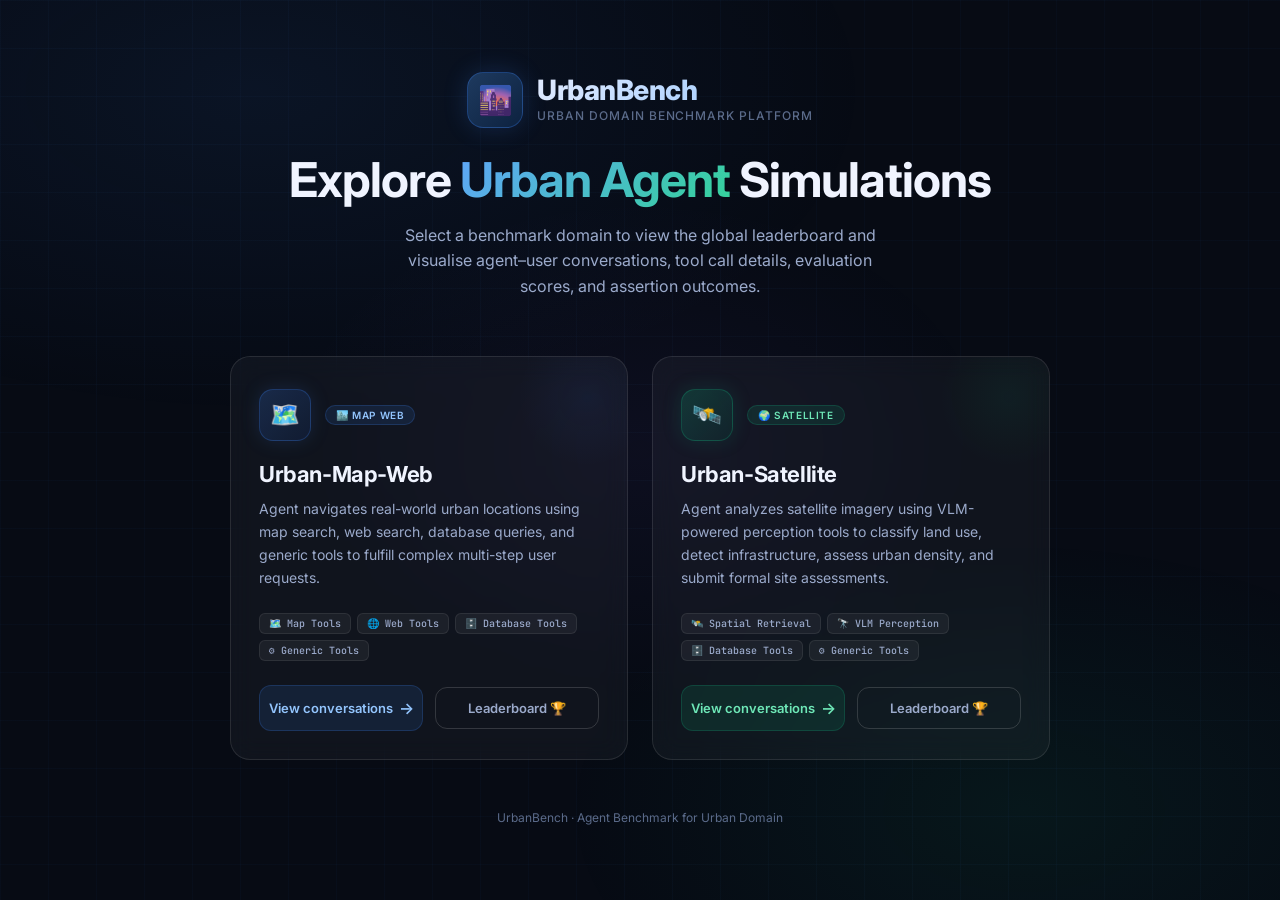
<file: index.html>
<!DOCTYPE html>
<html lang="en">
<head>
  <meta charset="UTF-8">
  <meta name="viewport" content="width=device-width, initial-scale=1.0">
  <title>UrbanBench — Benchmark Viewer</title>
  <meta name="description" content="UrbanBench: Interactive viewer for agent–user conversation simulations across urban reasoning domains.">
  <link rel="preconnect" href="https://fonts.googleapis.com">
  <link rel="preconnect" href="https://fonts.gstatic.com" crossorigin>
  <link href="https://fonts.googleapis.com/css2?family=Inter:wght@300;400;500;600;700;800&family=JetBrains+Mono:wght@400;600&display=swap" rel="stylesheet">
  <link rel="stylesheet" href="css/landing.css">
</head>

<body>
  <div class="landing-wrapper">

    <!-- ── Hero ──────────────────────────────────────────────────────────────── -->
    <div class="hero">
      <div class="hero-logo">
        <div class="hero-logo-icon">🌆</div>
        <div class="hero-brand">
          <div class="hero-brand-name">UrbanBench</div>
          <div class="hero-brand-sub">Urban Domain Benchmark Platform</div>
        </div>
      </div>

      <h1 class="hero-title">
        Explore <span>Urban Agent</span> Simulations
      </h1>
      <p class="hero-subtitle">
        Select a benchmark domain to view the global leaderboard and visualise agent–user conversations,
        tool call details, evaluation scores, and assertion outcomes.
      </p>
    </div>

    <!-- ── Domain cards ───────────────────────────────────────────────────────── -->
    <div class="domain-grid">

      <!-- Urban-Map-Web -->
      <div class="domain-card map" id="card-map-web">
        <div class="card-blob"></div>

        <div class="card-icon-wrap">
          <div class="card-icon">🗺️</div>
          <span class="card-badge">🏙️ Map Web</span>
        </div>

        <div class="card-title">Urban-Map-Web</div>
        <p class="card-desc">
          Agent navigates real-world urban locations using map search,
          web search, database queries, and generic tools to fulfill
          complex multi-step user requests.
        </p>

        <div class="card-tools">
          <span class="tool-pill">🗺️ Map Tools</span>
          <span class="tool-pill">🌐 Web Tools</span>
          <span class="tool-pill">🗄️ Database Tools</span>
          <span class="tool-pill">⚙️ Generic Tools</span>
        </div>

        <div class="card-cta">
          <a class="cta-btn primary" href="urban-map-web.html">
            <span>View conversations</span>
            <span class="cta-arrow">→</span>
          </a>
          <a class="cta-btn secondary" href="leaderboard.html?domain=urban_map_web">
            <span>Leaderboard 🏆</span>
          </a>
        </div>
      </div>

      <!-- Urban-Satellite -->
      <div class="domain-card satellite" id="card-satellite">
        <div class="card-blob"></div>

        <div class="card-icon-wrap">
          <div class="card-icon">🛰️</div>
          <span class="card-badge">🌍 Satellite</span>
        </div>

        <div class="card-title">Urban-Satellite</div>
        <p class="card-desc">
          Agent analyzes satellite imagery using VLM-powered perception tools
          to classify land use, detect infrastructure, assess urban density,
          and submit formal site assessments.
        </p>

        <div class="card-tools">
          <span class="tool-pill">🛰️ Spatial Retrieval</span>
          <span class="tool-pill">🔭 VLM Perception</span>
          <span class="tool-pill">🗄️ Database Tools</span>
          <span class="tool-pill">⚙️ Generic Tools</span>
        </div>

        <div class="card-cta">
          <a class="cta-btn primary" href="urban-satellite.html">
            <span>View conversations</span>
            <span class="cta-arrow">→</span>
          </a>
          <a class="cta-btn secondary" href="leaderboard.html?domain=urban_satellite">
            <span>Leaderboard 🏆</span>
          </a>
        </div>
      </div>

    </div><!-- /.domain-grid -->

    <!-- ── Footer ────────────────────────────────────────────────────────────── -->
    <footer class="landing-footer">
      UrbanBench · Agent Benchmark for Urban Domain
    </footer>

  </div><!-- /.landing-wrapper -->
</body>
</html>
</file>
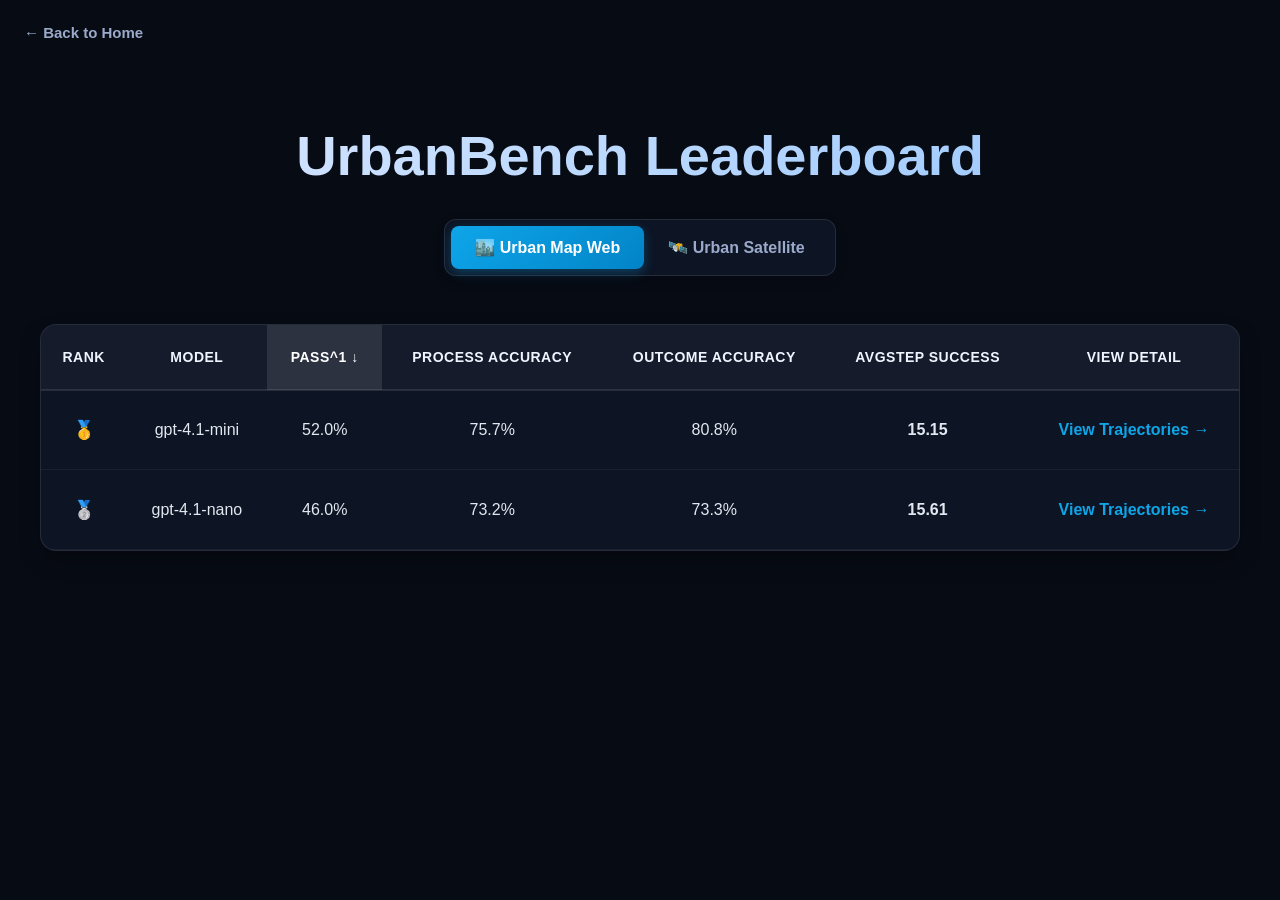
<file: leaderboard.html>
<!DOCTYPE html>
<html lang="en">
<head>
  <meta charset="UTF-8">
  <meta name="viewport" content="width=device-width, initial-scale=1.0">
  <title>UrbanBench — Leaderboard</title>
  <link href="https://fonts.googleapis.com/css2?family=Inter:wght@300;400;500;600;700;800&family=JetBrains+Mono:wght@400;600&display=swap" rel="stylesheet">
  <link rel="stylesheet" href="css/leaderboard.css">
</head>
<body>
  
  <div class="nav-header">
    <a href="index.html" class="back-link">← Back to Home</a>
  </div>

  <div class="leaderboard-wrapper">
    <h1 class="leaderboard-title">UrbanBench Leaderboard</h1>

    <div class="leaderboard-controls">
      <div class="domain-toggle-container">
        <button class="domain-toggle-option active" data-domain="urban_map_web">
          🏙️ Urban Map Web
        </button>
        <button class="domain-toggle-option" data-domain="urban_satellite">
          🛰️ Urban Satellite
        </button>
      </div>
    </div>

    <div class="metrics-table-container">
      <table class="reliability-table">
        <thead>
          <tr>
            <th>Rank</th>
            <th>Model</th>
            <th class="sortable active" data-sort="pass1">Pass^1 ↓</th>
            <th class="sortable" data-sort="average_process_accuracy">Process Accuracy</th>
            <th class="sortable" data-sort="average_outcome_accuracy">Outcome Accuracy</th>
            <th class="sortable" data-sort="avg_step_succ">AvgStep Success</th>
            <th>View Detail</th>
          </tr>
        </thead>
        <tbody id="leaderboard-body">
          <!-- Rows injected via JS -->
        </tbody>
      </table>
    </div>
  </div>

  <script src="js/leaderboard.js"></script>
</body>
</html>
</file>
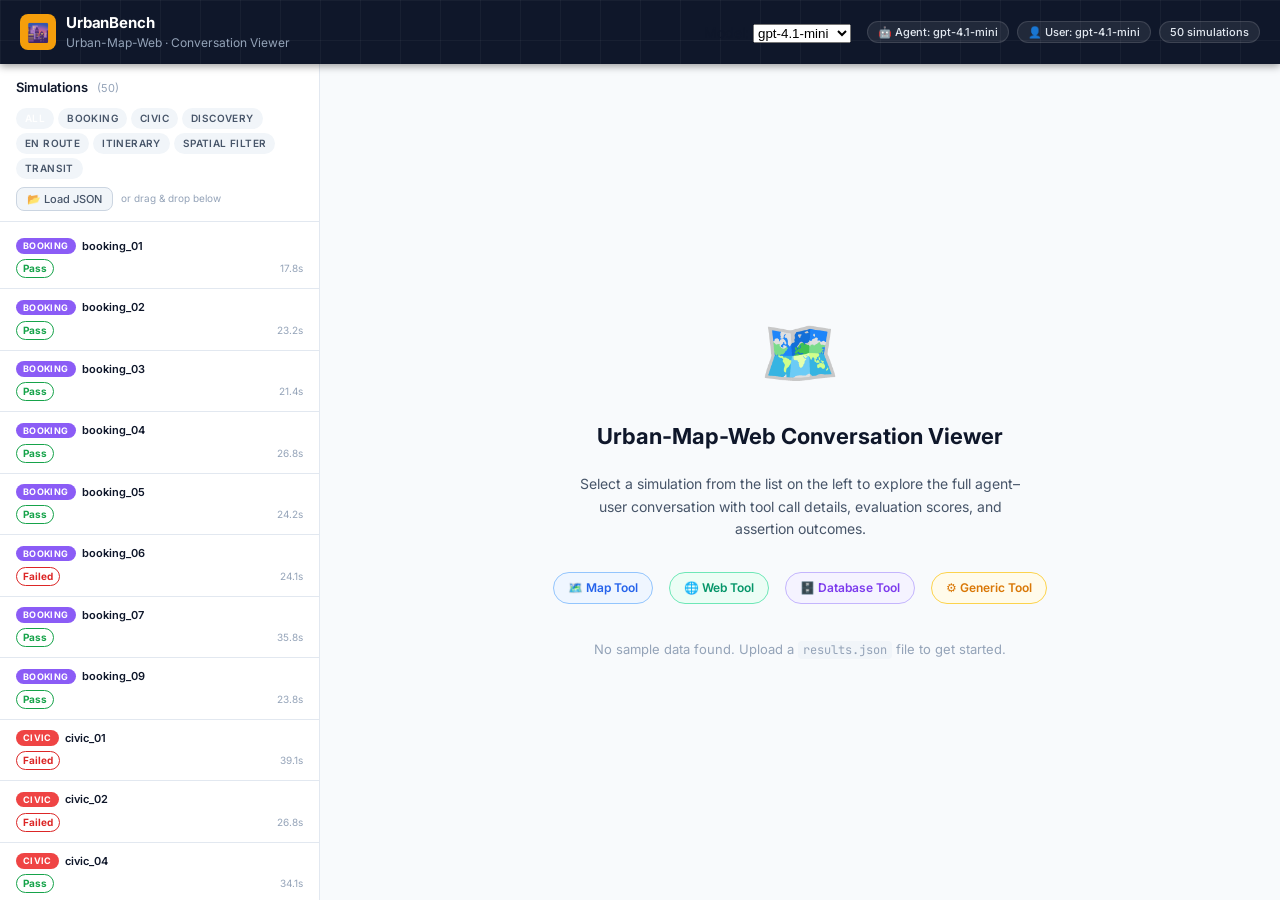
<file: urban-map-web.html>
<!DOCTYPE html>
<html lang="en">
<head>
  <meta charset="UTF-8">
  <meta name="viewport" content="width=device-width, initial-scale=1.0">
  <title>UrbanBench — Urban-Map-Web Viewer</title>
  <meta name="description" content="Visualise agent–user conversations from the UrbanBench urban-map-web benchmark.">

  <!-- Fonts -->
  <link rel="preconnect" href="https://fonts.googleapis.com">
  <link rel="preconnect" href="https://fonts.gstatic.com" crossorigin>
  <link href="https://fonts.googleapis.com/css2?family=Inter:wght@400;500;600;700&family=JetBrains+Mono:wght@400;600&display=swap" rel="stylesheet">

  <!-- Styles -->
  <link rel="stylesheet" href="css/theme.css">
  <link rel="stylesheet" href="css/components.css">
</head>

<body>

  <!-- ── Loading / Error overlays ────────────────────────────────────────── -->
  <div id="loading-overlay">
    <div class="spinner"></div>
    <p>Loading simulation data…</p>
  </div>

  <div id="error-overlay" class="hidden">
    <span style="font-size:48px">⚠️</span>
    <p id="error-msg">An error occurred.</p>
    <label for="file-input-err" style="cursor:pointer;margin-top:8px">
      <button onclick="document.getElementById('file-input').click()"
              style="padding:6px 16px;border-radius:6px;border:1px solid var(--border-medium);background:var(--surface-0);font-size:13px">
        Upload JSON file
      </button>
    </label>
  </div>

  <!-- ── Header ───────────────────────────────────────────────────────────── -->
  <header id="app-header">
    <a class="header-logo" href="index.html" title="Back to Home">
      <div class="header-logo-icon" title="UrbanBench">🌆</div>
      <div>
        <div class="header-title">UrbanBench</div>
        <div class="header-subtitle">Urban-Map-Web · Conversation Viewer</div>
      </div>
    </a>

    <div class="header-spacer"></div>

    <!-- Model Selection -->
    <div class="model-selector-container">
      <label for="model-selector">Model:</label>
      <select id="model-selector" class="model-selector">
      </select>
    </div>

    <!-- Populated by app.js once data loads -->
    <div id="header-meta" class="header-meta"></div>
  </header>

  <!-- ── App body ─────────────────────────────────────────────────────────── -->
  <div id="app-body">

    <!-- ── Sidebar ──────────────────────────────────────────────────────── -->
    <aside id="sidebar">
      <div class="sidebar-header">
        <h2>
          Simulations
          <span id="sim-count" class="sidebar-count">(0)</span>
        </h2>

        <!-- Task type filter -->
        <div id="filter-chips" class="filter-chips"></div>

        <!-- File upload -->
        <div class="upload-row">
          <button id="upload-btn" class="upload-btn" type="button">
            📂 Load JSON
          </button>
          <span class="upload-hint">or drag &amp; drop below</span>
          <input type="file" id="file-input" accept=".json,application/json">
        </div>
      </div>

      <!-- Simulation list (rendered by app.js) -->
      <div id="simulation-list">
        <div class="sidebar-empty">
          <span class="icon">🗺️</span>
          <p>No data loaded yet.<br>Click <strong>Load JSON</strong> to begin.</p>
        </div>
      </div>
    </aside>

    <!-- ── Main content ──────────────────────────────────────────────────── -->
    <main id="main-content">

      <!-- Welcome / no-selection screen -->
      <div id="welcome-screen">
        <div class="welcome-icon">🗺️</div>
        <div class="welcome-title">Urban-Map-Web Conversation Viewer</div>
        <div class="welcome-subtitle">
          Select a simulation from the list on the left to explore the full
          agent–user conversation with tool call details, evaluation scores,
          and assertion outcomes.
        </div>

        <!-- Tool group legend -->
        <div class="welcome-legend">
          <div class="legend-item map">🗺️ Map Tool</div>
          <div class="legend-item web">🌐 Web Tool</div>
          <div class="legend-item db">🗄️ Database Tool</div>
          <div class="legend-item generic">⚙️ Generic Tool</div>
        </div>

        <!-- Upload hint when no data -->
        <div id="welcome-upload-hint" style="margin-top:16px;font-size:13px;color:var(--text-muted)">
          No sample data found. Upload a
          <code style="background:var(--surface-2);padding:1px 5px;border-radius:4px;font-size:12px">results.json</code>
          file to get started.
        </div>
      </div>

      <!-- Conversation view (hidden until a simulation is selected) -->
      <div id="conversation-view" class="hidden">

        <!-- Task info panel -->
        <div id="task-info-panel">
          <div id="task-info-header" class="task-info-header">
            <span style="font-size:13px">📊</span>
            <span id="task-info-id" class="task-info-id"></span>
            <span id="task-info-toggle" class="task-info-toggle open">▲</span>
          </div>
          <div id="task-info-body" class="task-info-body">
            <!-- Populated by app.js -->
          </div>
        </div>

        <!-- Thread -->
        <div id="thread-container">
          <!-- Populated by app.js -->
        </div>

      </div><!-- /#conversation-view -->

    </main><!-- /#main-content -->

  </div><!-- /#app-body -->

  <!-- ── Scripts (ES modules) ─────────────────────────────────────────────── -->
  <script type="module" src="js/app.js"></script>

</body>
</html>
</file>
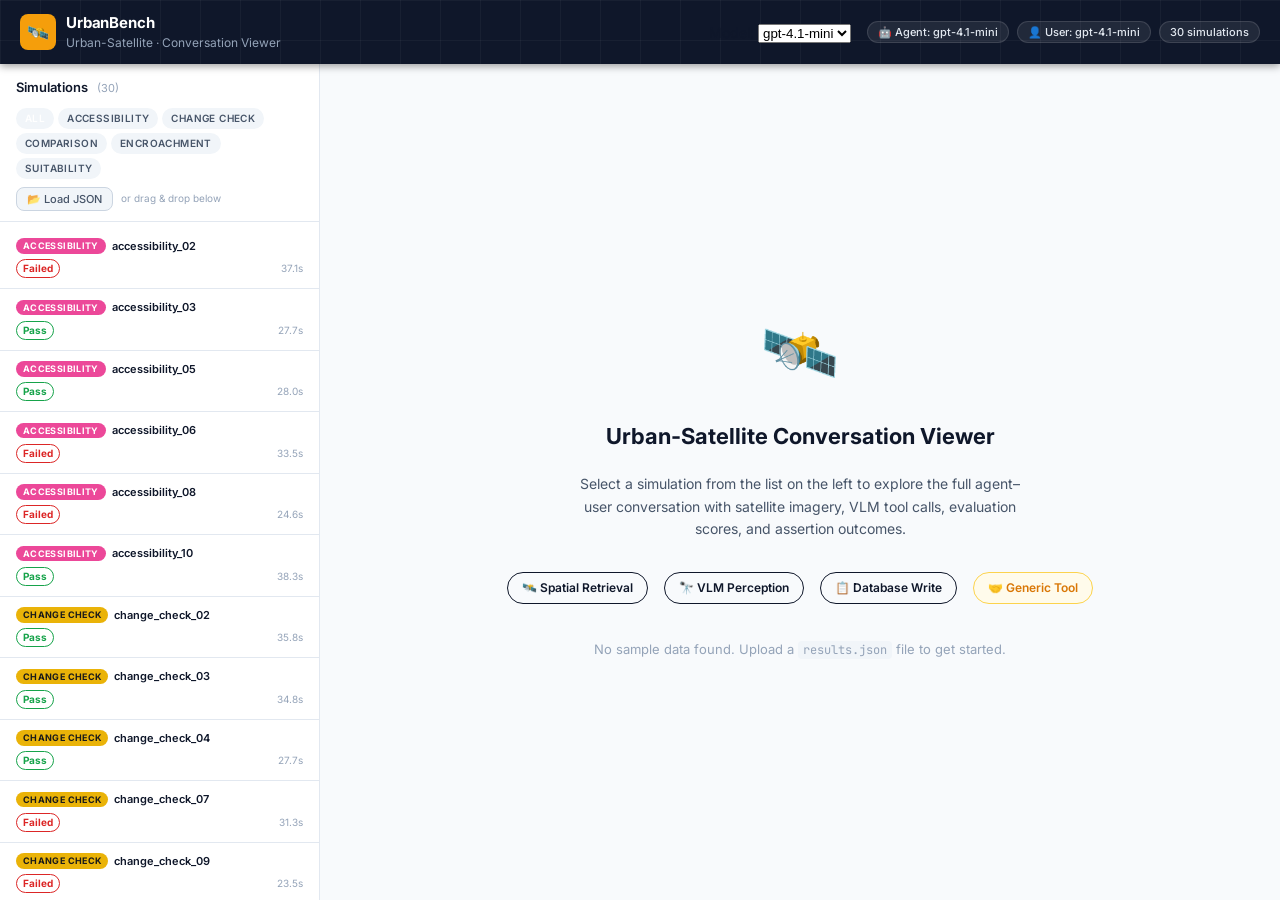
<file: urban-satellite.html>
<!DOCTYPE html>
<html lang="en">
<head>
  <meta charset="UTF-8">
  <meta name="viewport" content="width=device-width, initial-scale=1.0">
  <title>UrbanBench — Urban-Satellite Viewer</title>
  <meta name="description" content="Visualise agent–user conversations from the UrbanBench Urban-Satellite benchmark, including satellite imagery, VLM tool calls, and site assessments.">

  <!-- Fonts -->
  <link rel="preconnect" href="https://fonts.googleapis.com">
  <link rel="preconnect" href="https://fonts.gstatic.com" crossorigin>
  <link href="https://fonts.googleapis.com/css2?family=Inter:wght@400;500;600;700&family=JetBrains+Mono:wght@400;600&display=swap" rel="stylesheet">

  <!-- Styles -->
  <link rel="stylesheet" href="css/theme.css?v=2">
  <link rel="stylesheet" href="css/components.css?v=2">
</head>

<body>

  <!-- ── Loading / Error overlays ────────────────────────────────────────── -->
  <div id="loading-overlay">
    <div class="spinner"></div>
    <p>Loading simulation data…</p>
  </div>

  <div id="error-overlay" class="hidden">
    <span style="font-size:48px">⚠️</span>
    <p id="error-msg">An error occurred.</p>
    <label style="cursor:pointer;margin-top:8px">
      <button onclick="document.getElementById('file-input').click()"
              style="padding:6px 16px;border-radius:6px;border:1px solid var(--border-medium);background:var(--surface-0);font-size:13px">
        Upload JSON file
      </button>
    </label>
  </div>

  <!-- ── Header ───────────────────────────────────────────────────────────── -->
  <header id="app-header">
    <a class="header-logo" href="index.html" title="Back to Home">
      <div class="header-logo-icon" title="UrbanBench">🛰️</div>
      <div>
        <div class="header-title">UrbanBench</div>
        <div class="header-subtitle">Urban-Satellite · Conversation Viewer</div>
      </div>
    </a>

    <div class="header-spacer"></div>

    <!-- Model Selection -->
    <div class="model-selector-container">
      <label for="model-selector">Model:</label>
      <select id="model-selector" class="model-selector">
      </select>
    </div>

    <!-- Populated by satelliteApp.js once data loads -->
    <div id="header-meta" class="header-meta"></div>
  </header>

  <!-- ── App body ─────────────────────────────────────────────────────────── -->
  <div id="app-body">

    <!-- ── Sidebar ──────────────────────────────────────────────────────── -->
    <aside id="sidebar">
      <div class="sidebar-header">
        <h2>
          Simulations
          <span id="sim-count" class="sidebar-count">(0)</span>
        </h2>

        <!-- Task type filter -->
        <div id="filter-chips" class="filter-chips"></div>

        <!-- File upload -->
        <div class="upload-row">
          <button id="upload-btn" class="upload-btn" type="button">
            📂 Load JSON
          </button>
          <span class="upload-hint">or drag &amp; drop below</span>
          <input type="file" id="file-input" accept=".json,application/json">
        </div>
      </div>

      <!-- Simulation list (rendered by satelliteApp.js) -->
      <div id="simulation-list">
        <div class="sidebar-empty">
          <span class="icon">🛰️</span>
          <p>No data loaded yet.<br>Click <strong>Load JSON</strong> to begin.</p>
        </div>
      </div>
    </aside>

    <!-- ── Main content ──────────────────────────────────────────────────── -->
    <main id="main-content">

      <!-- Welcome / no-selection screen -->
      <div id="welcome-screen">
        <div class="welcome-icon">🛰️</div>
        <div class="welcome-title">Urban-Satellite Conversation Viewer</div>
        <div class="welcome-subtitle">
          Select a simulation from the list on the left to explore the full
          agent–user conversation with satellite imagery, VLM tool calls,
          evaluation scores, and assertion outcomes.
        </div>

        <!-- Tool group legend (Urban-Satellite categories) -->
        <div class="welcome-legend">
          <div class="legend-item" style="--legend-color:#0ea5e9">🛰️ Spatial Retrieval</div>
          <div class="legend-item" style="--legend-color:#10b981">🔭 VLM Perception</div>
          <div class="legend-item" style="--legend-color:#8b5cf6">📋 Database Write</div>
          <div class="legend-item generic">🤝 Generic Tool</div>
        </div>

        <!-- Upload hint when no data -->
        <div id="welcome-upload-hint" style="margin-top:16px;font-size:13px;color:var(--text-muted)">
          No sample data found. Upload a
          <code style="background:var(--surface-2);padding:1px 5px;border-radius:4px;font-size:12px">results.json</code>
          file to get started.
        </div>
      </div>

      <!-- Conversation view (hidden until a simulation is selected) -->
      <div id="conversation-view" class="hidden">

        <!-- Task info panel -->
        <div id="task-info-panel">
          <div id="task-info-header" class="task-info-header">
            <span style="font-size:13px">📊</span>
            <span id="task-info-id" class="task-info-id"></span>
            <span id="task-info-toggle" class="task-info-toggle open">▲</span>
          </div>
          <div id="task-info-body" class="task-info-body">
            <!-- Populated by satelliteApp.js -->
          </div>
        </div>

        <!-- Thread -->
        <div id="thread-container">
          <!-- Populated by satelliteApp.js -->
        </div>

      </div><!-- /#conversation-view -->

    </main><!-- /#main-content -->

  </div><!-- /#app-body -->

  <!-- ── Scripts (ES modules) ─────────────────────────────────────────────── -->
  <script type="module" src="js/satelliteApp.js?v=3"></script>

</body>
</html>
</file>
<file: css/landing.css>
/* landing.css — UrbanBench Domain Selection Landing Page */

@import url('https://fonts.googleapis.com/css2?family=Inter:wght@300;400;500;600;700;800&family=JetBrains+Mono:wght@400;600&display=swap');

*,
*::before,
*::after {
  box-sizing: border-box;
  margin: 0;
  padding: 0;
}

:root {
  --bg-deep: #070b14;
  --bg-mid: #0d1424;
  --bg-card: rgba(255, 255, 255, 0.04);
  --bg-card-hover: rgba(255, 255, 255, 0.08);
  --border-card: rgba(255, 255, 255, 0.10);
  --border-glow: rgba(255, 255, 255, 0.20);
  --text-primary: #f0f4ff;
  --text-secondary: #9baacb;
  --text-muted: #5b6b8a;
  --accent-map: #3b82f6;
  --accent-sat: #10b981;
  --glow-map: rgba(59, 130, 246, 0.25);
  --glow-sat: rgba(16, 185, 129, 0.25);
}

html,
body {
  height: 100%;
  font-family: 'Inter', system-ui, sans-serif;
  background: var(--bg-deep);
  color: var(--text-primary);
  overflow-x: hidden;
}

/* ── Animated background ────────────────────────────────────────────────────── */
body::before {
  content: '';
  position: fixed;
  inset: 0;
  background:
    radial-gradient(ellipse 80% 60% at 20% 10%, rgba(59, 130, 246, 0.08) 0%, transparent 60%),
    radial-gradient(ellipse 60% 50% at 80% 90%, rgba(16, 185, 129, 0.07) 0%, transparent 60%),
    radial-gradient(ellipse 40% 40% at 50% 50%, rgba(139, 92, 246, 0.05) 0%, transparent 70%);
  pointer-events: none;
  z-index: 0;
}

/* Grid overlay */
body::after {
  content: '';
  position: fixed;
  inset: 0;
  background-image:
    linear-gradient(rgba(59, 130, 246, 0.03) 1px, transparent 1px),
    linear-gradient(90deg, rgba(59, 130, 246, 0.03) 1px, transparent 1px);
  background-size: 48px 48px;
  pointer-events: none;
  z-index: 0;
}

/* ── Page layout ────────────────────────────────────────────────────────────── */
.landing-wrapper {
  position: relative;
  z-index: 1;
  min-height: 100vh;
  display: flex;
  flex-direction: column;
  align-items: center;
  justify-content: center;
  padding: 40px 24px;
}

/* ── Header / Hero ──────────────────────────────────────────────────────────── */
.hero {
  text-align: center;
  margin-bottom: 56px;
}

.hero-logo {
  display: inline-flex;
  align-items: center;
  gap: 14px;
  margin-bottom: 24px;
}

.hero-logo-icon {
  width: 56px;
  height: 56px;
  border-radius: 16px;
  background: linear-gradient(135deg, #1e3a5f 0%, #0d2240 100%);
  border: 1px solid rgba(59, 130, 246, 0.3);
  display: flex;
  align-items: center;
  justify-content: center;
  font-size: 28px;
  box-shadow: 0 0 24px rgba(59, 130, 246, 0.2);
}

.hero-brand {
  text-align: left;
}

.hero-brand-name {
  font-size: 28px;
  font-weight: 800;
  letter-spacing: -0.5px;
  background: linear-gradient(135deg, #e0eaff 0%, #93c5fd 100%);
  -webkit-background-clip: text;
  -webkit-text-fill-color: transparent;
  background-clip: text;
  line-height: 1;
  margin-bottom: 4px;
}

.hero-brand-sub {
  font-size: 12px;
  color: var(--text-muted);
  font-weight: 500;
  letter-spacing: 0.08em;
  text-transform: uppercase;
}

.hero-title {
  font-size: clamp(28px, 5vw, 48px);
  font-weight: 700;
  letter-spacing: -1px;
  line-height: 1.15;
  color: var(--text-primary);
  margin-bottom: 16px;
}

.hero-title span {
  background: linear-gradient(135deg, #60a5fa 0%, #34d399 100%);
  -webkit-background-clip: text;
  -webkit-text-fill-color: transparent;
  background-clip: text;
}

.hero-subtitle {
  font-size: 16px;
  color: var(--text-secondary);
  max-width: 520px;
  margin: 0 auto;
  line-height: 1.6;
}

/* ── Domain cards container ─────────────────────────────────────────────────── */
.domain-grid {
  display: grid;
  grid-template-columns: repeat(auto-fit, minmax(320px, 1fr));
  gap: 24px;
  width: 100%;
  max-width: 820px;
}

/* ── Domain card ────────────────────────────────────────────────────────────── */
.domain-card {
  position: relative;
  display: flex;
  flex-direction: column;
  background: var(--bg-card);
  border: 1px solid var(--border-card);
  border-radius: 20px;
  padding: 32px 28px 28px;
  text-decoration: none;
  color: inherit;
  transition: transform 0.25s ease, background 0.25s ease, border-color 0.25s ease, box-shadow 0.25s ease;
  overflow: hidden;
  backdrop-filter: blur(12px);
  -webkit-backdrop-filter: blur(12px);
}

.domain-card::before {
  content: '';
  position: absolute;
  inset: -1px;
  border-radius: 21px;
  opacity: 0;
  transition: opacity 0.3s ease;
  pointer-events: none;
}

.domain-card.map::before {
  background: linear-gradient(135deg, rgba(59, 130, 246, 0.15), transparent 60%);
}

.domain-card.satellite::before {
  background: linear-gradient(135deg, rgba(16, 185, 129, 0.15), transparent 60%);
}

.domain-card:hover {
  background: var(--bg-card-hover);
  border-color: var(--border-glow);
  transform: translateY(-4px);
}

.domain-card:hover::before {
  opacity: 1;
}

.domain-card.map:hover {
  box-shadow: 0 20px 60px var(--glow-map), 0 0 0 1px rgba(59, 130, 246, 0.2);
}

.domain-card.satellite:hover {
  box-shadow: 0 20px 60px var(--glow-sat), 0 0 0 1px rgba(16, 185, 129, 0.2);
}

/* Card decoration blob */
.card-blob {
  position: absolute;
  top: -30px;
  right: -30px;
  width: 140px;
  height: 140px;
  border-radius: 50%;
  opacity: 0.06;
  transition: opacity 0.3s ease, transform 0.3s ease;
  pointer-events: none;
}

.domain-card.map .card-blob {
  background: radial-gradient(circle, #3b82f6 0%, transparent 70%);
}

.domain-card.satellite .card-blob {
  background: radial-gradient(circle, #10b981 0%, transparent 70%);
}

.domain-card:hover .card-blob {
  opacity: 0.12;
  transform: scale(1.2);
}

/* ── Card icon ──────────────────────────────────────────────────────────────── */
.card-icon-wrap {
  display: flex;
  align-items: center;
  gap: 14px;
  margin-bottom: 20px;
}

.card-icon {
  width: 52px;
  height: 52px;
  border-radius: 14px;
  display: flex;
  align-items: center;
  justify-content: center;
  font-size: 24px;
  flex-shrink: 0;
  transition: transform 0.25s ease;
}

.domain-card:hover .card-icon {
  transform: scale(1.08) rotate(-3deg);
}

.domain-card.map .card-icon {
  background: linear-gradient(135deg, rgba(59, 130, 246, 0.20) 0%, rgba(37, 99, 235, 0.10) 100%);
  border: 1px solid rgba(59, 130, 246, 0.25);
  box-shadow: 0 0 20px rgba(59, 130, 246, 0.15);
}

.domain-card.satellite .card-icon {
  background: linear-gradient(135deg, rgba(16, 185, 129, 0.20) 0%, rgba(5, 150, 105, 0.10) 100%);
  border: 1px solid rgba(16, 185, 129, 0.25);
  box-shadow: 0 0 20px rgba(16, 185, 129, 0.15);
}

.card-badge {
  display: inline-flex;
  align-items: center;
  gap: 5px;
  padding: 3px 10px;
  border-radius: 999px;
  font-size: 10px;
  font-weight: 600;
  letter-spacing: 0.06em;
  text-transform: uppercase;
}

.domain-card.map .card-badge {
  background: rgba(59, 130, 246, 0.12);
  color: #93c5fd;
  border: 1px solid rgba(59, 130, 246, 0.20);
}

.domain-card.satellite .card-badge {
  background: rgba(16, 185, 129, 0.12);
  color: #6ee7b7;
  border: 1px solid rgba(16, 185, 129, 0.20);
}

/* ── Card text ──────────────────────────────────────────────────────────────── */
.card-title {
  font-size: 22px;
  font-weight: 700;
  letter-spacing: -0.4px;
  color: var(--text-primary);
  margin-bottom: 10px;
}

.card-desc {
  font-size: 14px;
  color: var(--text-secondary);
  line-height: 1.65;
  margin-bottom: 24px;
  flex: 1;
}

/* ── Tool pills ──────────────────────────────────────────────────────────────── */
.card-tools {
  display: flex;
  flex-wrap: wrap;
  gap: 6px;
  margin-bottom: 24px;
}

.tool-pill {
  display: inline-flex;
  align-items: center;
  gap: 4px;
  padding: 3px 9px;
  border-radius: 6px;
  font-size: 10px;
  font-weight: 500;
  background: rgba(255, 255, 255, 0.05);
  border: 1px solid rgba(255, 255, 255, 0.08);
  color: var(--text-secondary);
  font-family: 'JetBrains Mono', monospace;
}

/* ── CTA buttons ──────────────────────────────────────────────────────────────── */
.card-cta {
  display: flex;
  align-items: center;
  gap: 12px;
  margin-top: auto;
}

.cta-btn {
  flex: 1;
  display: flex;
  align-items: center;
  justify-content: center;
  gap: 6px;
  padding: 12px 0;
  border-radius: 12px;
  font-size: 13px;
  font-weight: 600;
  text-decoration: none;
  transition: all 0.2s ease;
}

.cta-btn.primary {
  background: rgba(255, 255, 255, 0.1);
  color: #fff;
}

.domain-card.map .cta-btn.primary {
  background: rgba(59, 130, 246, 0.12);
  color: #93c5fd;
  border: 1px solid rgba(59, 130, 246, 0.20);
}

.domain-card.satellite .cta-btn.primary {
  background: rgba(16, 185, 129, 0.12);
  color: #6ee7b7;
  border: 1px solid rgba(16, 185, 129, 0.20);
}

.cta-btn.secondary {
  background: transparent;
  border: 1px solid rgba(255, 255, 255, 0.15);
  color: #9baacb;
}

.cta-btn:hover {
  filter: brightness(1.2);
  transform: translateY(-2px);
}

.cta-arrow {
  font-size: 16px;
  transition: transform 0.2s ease;
}

.cta-btn.primary:hover .cta-arrow {
  transform: translateX(4px);
}

/* ── Footer ──────────────────────────────────────────────────────────────────── */
.landing-footer {
  margin-top: 48px;
  text-align: center;
  font-size: 12px;
  color: var(--text-muted);
  line-height: 1.7;
}

.landing-footer a {
  color: var(--text-secondary);
  text-decoration: none;
  border-bottom: 1px solid rgba(255, 255, 255, 0.1);
  padding-bottom: 1px;
  transition: color 0.2s;
}

.landing-footer a:hover {
  color: var(--text-primary);
}

/* ── Responsive ─────────────────────────────────────────────────────────────── */
@media (max-width: 600px) {
  .landing-wrapper {
    padding: 24px 16px;
  }

  .hero {
    margin-bottom: 36px;
  }

  .hero-title {
    font-size: 26px;
  }

  .domain-grid {
    grid-template-columns: 1fr;
    gap: 16px;
  }

  .domain-card {
    padding: 24px 20px 20px;
  }
}
</file>
<file: css/leaderboard.css>
/* css/leaderboard.css */
body {
  margin: 0;
  background: #070b14;
  font-family: -apple-system, BlinkMacSystemFont, 'Segoe UI', 'Roboto', 'Oxygen', 'Ubuntu', 'Cantarell', 'Fira Sans', 'Droid Sans', 'Helvetica Neue', sans-serif;
  color: #f0f4ff;
}

.leaderboard-wrapper {
  padding: 60px 24px 100px;
  max-width: 1200px;
  margin: 0 auto;
}

.leaderboard-title {
  font-size: 3.5rem;
  font-weight: 800;
  text-align: center;
  margin-top: 0;
  margin-bottom: 32px;
  line-height: 1.1;
  background: linear-gradient(135deg, #e0eaff 0%, #93c5fd 100%);
  -webkit-background-clip: text;
  background-clip: text;
  -webkit-text-fill-color: transparent;
}

/* Domain Toggle Switch */
.leaderboard-controls {
  display: flex;
  justify-content: center;
  margin-bottom: 48px;
}

.domain-toggle-container {
  display: flex;
  background: #0d1424;
  border-radius: 12px;
  padding: 6px;
  box-shadow: 0 4px 12px rgba(0, 0, 0, 0.2);
  border: 1px solid rgba(255,255,255,0.1);
}

.domain-toggle-option {
  padding: 12px 24px;
  border: none;
  background: transparent;
  color: #9baacb;
  font-size: 16px;
  font-weight: 600;
  border-radius: 8px;
  cursor: pointer;
  transition: all 0.3s ease;
  display: flex;
  align-items: center;
  gap: 8px;
  outline: none;
}

.domain-toggle-option.active {
  background: linear-gradient(135deg, #0ea5e9 0%, #0284c7 100%);
  color: white;
  box-shadow: 0 4px 12px rgba(14, 165, 233, 0.3);
}

.domain-toggle-option[data-domain="urban_satellite"].active {
  background: linear-gradient(135deg, #10b981 0%, #059669 100%);
  box-shadow: 0 4px 12px rgba(16, 185, 129, 0.3);
}

/* Table View */
.metrics-table-container {
  background: #0d1424;
  border-radius: 16px;
  box-shadow: 0 10px 25px -5px rgba(0, 0, 0, 0.4);
  overflow-x: auto;
  border: 1px solid rgba(255,255,255,0.1);
}

.reliability-table {
  width: 100%;
  border-collapse: collapse;
}

.reliability-table thead {
  background: rgba(255,255,255,0.03);
}

.reliability-table th {
  color: #f0f4ff;
  font-weight: 700;
  padding: 24px 16px;
  text-align: center;
  border-bottom: 2px solid rgba(255,255,255,0.1);
  font-size: 14px;
  text-transform: uppercase;
  letter-spacing: 0.5px;
  cursor: pointer;
  user-select: none;
  transition: background 0.2s;
}

.reliability-table th:hover {
  background: rgba(255,255,255,0.08);
}

.reliability-table th.active {
  background: rgba(255,255,255,0.1);
  color: #fff;
}

.reliability-table tbody tr {
  transition: all 0.2s ease;
  border-bottom: 1px solid rgba(255,255,255,0.05);
  height: 80px;
}

.reliability-table tbody tr:hover {
  background: rgba(255,255,255,0.02);
}

.reliability-table td {
  padding: 20px 16px;
  color: #e2e8f0;
  font-weight: 500;
  text-align: center;
}

.model-name {
  font-weight: 700;
  font-size: 16px;
  color: #f0f4ff;
}

.metric-value {
  font-size: 16px;
}

.rank-cell {
  font-weight: 800;
  font-size: 18px;
}

.gold-medal {
  color: #fbbf24; /* Amber-400 */
}
.silver-medal {
  color: #94a3b8; /* Slate-400 */
}
.bronze-medal {
  color: #d97706; /* Amber-600 */
}

/* Header breadcrumb */
.nav-header {
  padding: 24px;
  display: flex;
  justify-content: flex-start;
}
.back-link {
  color: #9baacb;
  text-decoration: none;
  font-weight: 600;
  font-size: 15px;
  transition: color 0.2s;
}
.back-link:hover {
  color: #f0f4ff;
}
</file>
<file: css/theme.css>
/* theme.css — CSS custom properties, global reset, header */

/* ── Colour palette ──────────────────────────────────────────────────────── */
:root {
  /* Brand */
  --color-brand-dark:   #0f172a;
  --color-brand:        #1e3a5f;
  --color-brand-light:  #1d4ed8;

  /* Urban map accent */
  --color-accent:       #f59e0b;       /* amber — city-light */

  /* Tool groups */
  --color-map:          #2563eb;
  --color-map-bg:       #eff6ff;
  --color-map-border:   #93c5fd;

  --color-web:          #059669;
  --color-web-bg:       #ecfdf5;
  --color-web-border:   #6ee7b7;

  --color-db:           #7c3aed;
  --color-db-bg:        #f5f3ff;
  --color-db-border:    #c4b5fd;

  --color-generic:      #d97706;
  --color-generic-bg:   #fffbeb;
  --color-generic-border:#fcd34d;

  /* Task types — Urban-Map-Web */
  --color-type-discovery:     #0ea5e9;
  --color-type-booking:       #8b5cf6;
  --color-type-en_route:      #10b981;
  --color-type-civic:         #ef4444;
  --color-type-transit:       #f59e0b;
  --color-type-event_transit: #ec4899;
  --color-type-spatial_filter:#06b6d4;
  --color-type-itinerary:     #84cc16;
  --color-type-other:         #6b7280;

  /* Task types — Urban-Satellite */
  --color-type-classification: #3b82f6;
  --color-type-comparison:     #a855f7;
  --color-type-detection:      #06b6d4;
  --color-type-verification:   #10b981;
  --color-type-encroachment:   #f97316;
  --color-type-change_check:   #eab308;
  --color-type-env_profile:    #22c55e;
  --color-type-suitability:    #6366f1;
  --color-type-accessibility:  #ec4899;

  /* Surfaces */
  --surface-0:    #ffffff;
  --surface-1:    #f8fafc;
  --surface-2:    #f1f5f9;
  --surface-3:    #e2e8f0;

  /* Text */
  --text-primary:   #0f172a;
  --text-secondary: #475569;
  --text-muted:     #94a3b8;

  /* Borders */
  --border-light:   #e2e8f0;
  --border-medium:  #cbd5e1;

  /* Shadows */
  --shadow-sm:  0 1px 2px 0 rgb(0 0 0 / 0.05);
  --shadow-md:  0 4px 6px -1px rgb(0 0 0 / 0.1), 0 2px 4px -2px rgb(0 0 0 / 0.1);
  --shadow-lg:  0 10px 15px -3px rgb(0 0 0 / 0.1), 0 4px 6px -4px rgb(0 0 0 / 0.1);

  /* Geometry */
  --radius-sm:   4px;
  --radius-md:   8px;
  --radius-lg:   12px;
  --radius-full: 9999px;

  /* Layout */
  --sidebar-width: 320px;
  --header-height: 64px;
}

/* ── Reset ───────────────────────────────────────────────────────────────── */
*, *::before, *::after { box-sizing: border-box; margin: 0; padding: 0; }

html, body {
  height: 100%;
  overflow: hidden;
  font-family: 'Inter', system-ui, -apple-system, BlinkMacSystemFont, 'Segoe UI', sans-serif;
  font-size: 14px;
  line-height: 1.5;
  color: var(--text-primary);
  background: var(--surface-1);
}

a { color: var(--color-brand-light); text-decoration: none; }
a:hover { text-decoration: underline; }

button { cursor: pointer; font-family: inherit; }
input, textarea { font-family: inherit; }
pre, code { font-family: 'JetBrains Mono', 'Fira Code', 'Cascadia Code', monospace; }

/* ── Scrollbars ──────────────────────────────────────────────────────────── */
::-webkit-scrollbar { width: 6px; height: 6px; }
::-webkit-scrollbar-track { background: transparent; }
::-webkit-scrollbar-thumb { background: var(--border-medium); border-radius: 3px; }
::-webkit-scrollbar-thumb:hover { background: var(--text-muted); }

/* ── Header ──────────────────────────────────────────────────────────────── */
#app-header {
  position: fixed;
  top: 0; left: 0; right: 0;
  height: var(--header-height);
  background: var(--color-brand-dark);
  display: flex;
  align-items: center;
  padding: 0 20px;
  gap: 16px;
  z-index: 100;
  /* subtle city-grid SVG pattern */
  background-image:
    linear-gradient(rgba(255,255,255,0.04) 1px, transparent 1px),
    linear-gradient(90deg, rgba(255,255,255,0.04) 1px, transparent 1px),
    linear-gradient(var(--color-brand-dark), var(--color-brand-dark));
  background-size: 40px 40px, 40px 40px, 100% 100%;
  box-shadow: 0 2px 8px rgb(0 0 0 / 0.4);
}

.header-logo {
  display: flex;
  align-items: center;
  gap: 10px;
  text-decoration: none;
}

.header-logo-icon {
  width: 36px;
  height: 36px;
  background: var(--color-accent);
  border-radius: var(--radius-md);
  display: flex;
  align-items: center;
  justify-content: center;
  font-size: 18px;
  flex-shrink: 0;
}

.header-title {
  color: #ffffff;
  font-size: 15px;
  font-weight: 700;
  letter-spacing: -0.01em;
}

.header-subtitle {
  color: var(--text-muted);
  font-size: 12px;
  font-weight: 400;
}

.header-spacer { flex: 1; }

.header-meta {
  display: flex;
  align-items: center;
  gap: 8px;
  color: var(--text-muted);
  font-size: 12px;
}

.header-meta-badge {
  background: rgba(255,255,255,0.08);
  border: 1px solid rgba(255,255,255,0.12);
  border-radius: var(--radius-full);
  padding: 2px 10px;
  color: #e2e8f0;
  font-size: 11px;
  font-weight: 500;
}

/* ── Layout body (below header) ──────────────────────────────────────────── */
#app-body {
  display: flex;
  position: fixed;
  top: var(--header-height);
  left: 0; right: 0; bottom: 0;
}

/* ── Loading / Error overlay ─────────────────────────────────────────────── */
#loading-overlay,
#error-overlay {
  position: fixed;
  inset: 0;
  background: var(--surface-0);
  z-index: 200;
  display: flex;
  flex-direction: column;
  align-items: center;
  justify-content: center;
  gap: 12px;
}

#loading-overlay .spinner {
  width: 40px; height: 40px;
  border: 3px solid var(--border-medium);
  border-top-color: var(--color-brand-light);
  border-radius: 50%;
  animation: spin 0.8s linear infinite;
}

@keyframes spin { to { transform: rotate(360deg); } }

#loading-overlay p { color: var(--text-secondary); font-size: 13px; }
#error-overlay p { color: #ef4444; font-size: 13px; max-width: 500px; text-align: center; }

/* ── Utility classes ─────────────────────────────────────────────────────── */
.hidden { display: none !important; }
.sr-only { position: absolute; width: 1px; height: 1px; overflow: hidden; clip: rect(0,0,0,0); }

.score-pass { color: #16a34a; font-weight: 600; }
.score-fail { color: #dc2626; font-weight: 600; }
.score-partial { color: #d97706; font-weight: 600; }
</file>
<file: css/components.css>
/* components.css — sidebar, conversation, tool cards, task info panel */

/* ═══════════════════════════════════════════════════════════════════════════
   SIDEBAR
   ═══════════════════════════════════════════════════════════════════════════ */

#sidebar {
  width: var(--sidebar-width);
  flex-shrink: 0;
  display: flex;
  flex-direction: column;
  background: var(--surface-0);
  border-right: 1px solid var(--border-light);
  overflow: hidden;
}

/* ── Sidebar header ──────────────────────────────────────────────────────── */
.sidebar-header {
  padding: 14px 16px 10px;
  border-bottom: 1px solid var(--border-light);
  background: var(--surface-0);
  flex-shrink: 0;
}

.sidebar-header h2 {
  font-size: 13px;
  font-weight: 600;
  color: var(--text-primary);
  margin-bottom: 10px;
}

.sidebar-count {
  font-size: 11px;
  font-weight: 400;
  color: var(--text-muted);
  margin-left: 6px;
}

/* Type filter chips */
.filter-chips {
  display: flex;
  flex-wrap: wrap;
  gap: 4px;
  margin-bottom: 6px;
}

.filter-chip {
  display: inline-flex;
  align-items: center;
  gap: 4px;
  padding: 2px 8px;
  border-radius: var(--radius-full);
  font-size: 10px;
  font-weight: 600;
  border: 1px solid transparent;
  background: var(--surface-2);
  color: var(--text-secondary);
  cursor: pointer;
  transition: all 0.15s;
  text-transform: uppercase;
  letter-spacing: 0.04em;
}

.filter-chip:hover { opacity: 0.8; }

.filter-chip.active {
  color: #fff;
  border-color: transparent;
}

/* Per-type chip colours (active state) */
.filter-chip[data-type="discovery"].active   { background: var(--color-type-discovery); }
.filter-chip[data-type="booking"].active     { background: var(--color-type-booking); }
.filter-chip[data-type="en_route"].active    { background: var(--color-type-en_route); }
.filter-chip[data-type="civic"].active       { background: var(--color-type-civic); }
.filter-chip[data-type="transit"].active     { background: var(--color-type-transit); color: #1a1a1a; }
.filter-chip[data-type="event_transit"].active { background: var(--color-type-event_transit); }
.filter-chip[data-type="spatial_filter"].active { background: var(--color-type-spatial_filter); }
.filter-chip[data-type="itinerary"].active   { background: var(--color-type-itinerary); color: #1a1a1a; }
.filter-chip[data-type="other"].active       { background: var(--color-type-other); }
/* Urban-Satellite */
.filter-chip[data-type="classification"].active { background: #3b82f6; }
.filter-chip[data-type="comparison"].active     { background: #a855f7; }
.filter-chip[data-type="detection"].active      { background: #06b6d4; color: #1a1a1a; }
.filter-chip[data-type="verification"].active   { background: #10b981; }
.filter-chip[data-type="encroachment"].active   { background: #f97316; color: #1a1a1a; }
.filter-chip[data-type="change_check"].active   { background: #eab308; color: #1a1a1a; }
.filter-chip[data-type="env_profile"].active    { background: #22c55e; color: #1a1a1a; }
.filter-chip[data-type="suitability"].active    { background: #6366f1; }
.filter-chip[data-type="accessibility"].active  { background: #ec4899; }

/* File upload inside sidebar header */
.upload-row {
  display: flex;
  align-items: center;
  gap: 8px;
  margin-top: 8px;
}

.upload-btn {
  display: inline-flex;
  align-items: center;
  gap: 5px;
  padding: 4px 10px;
  border-radius: var(--radius-md);
  background: var(--surface-2);
  border: 1px solid var(--border-medium);
  color: var(--text-secondary);
  font-size: 11px;
  font-weight: 500;
  cursor: pointer;
  transition: background 0.15s;
}

.upload-btn:hover { background: var(--surface-3); }
#file-input { display: none; }

.upload-hint {
  font-size: 10px;
  color: var(--text-muted);
}

/* ── Sidebar list ────────────────────────────────────────────────────────── */
#simulation-list {
  flex: 1;
  overflow-y: auto;
  padding: 6px 0;
}

.sim-item {
  padding: 10px 16px;
  cursor: pointer;
  border-bottom: 1px solid var(--border-light);
  transition: background 0.12s;
  position: relative;
}

.sim-item:hover { background: var(--surface-1); }

.sim-item.active {
  background: #eff6ff;
  border-left: 3px solid var(--color-brand-light);
  padding-left: 13px;
}

.sim-item-header {
  display: flex;
  align-items: center;
  gap: 6px;
  margin-bottom: 5px;
}

.task-type-badge {
  display: inline-flex;
  align-items: center;
  padding: 1px 7px;
  border-radius: var(--radius-full);
  font-size: 9px;
  font-weight: 700;
  text-transform: uppercase;
  letter-spacing: 0.04em;
  color: #fff;
  background: var(--text-muted); /* Fallback background in case of unrecognized task type */
  white-space: nowrap;
  flex-shrink: 0;
}

.task-type-badge[data-type="discovery"]     { background: var(--color-type-discovery); }
.task-type-badge[data-type="booking"]       { background: var(--color-type-booking); }
.task-type-badge[data-type="en_route"]      { background: var(--color-type-en_route); }
.task-type-badge[data-type="civic"]         { background: var(--color-type-civic); }
.task-type-badge[data-type="transit"]       { background: var(--color-type-transit); color: #1a1a1a; }
.task-type-badge[data-type="event_transit"] { background: var(--color-type-event_transit); }
.task-type-badge[data-type="spatial_filter"]{ background: var(--color-type-spatial_filter); }
.task-type-badge[data-type="itinerary"]     { background: var(--color-type-itinerary); color: #1a1a1a; }
.task-type-badge[data-type="other"]         { background: var(--color-type-other); }
/* Urban-Satellite */
.task-type-badge[data-type="classification"] { background: #3b82f6; color: #ffffff; }
.task-type-badge[data-type="comparison"]     { background: #a855f7; color: #ffffff; }
.task-type-badge[data-type="detection"]      { background: #06b6d4; color: #1a1a1a; }
.task-type-badge[data-type="verification"]   { background: #10b981; color: #ffffff; }
.task-type-badge[data-type="encroachment"]   { background: #f97316; color: #1a1a1a; }
.task-type-badge[data-type="change_check"]   { background: #eab308; color: #1a1a1a; }
.task-type-badge[data-type="env_profile"]    { background: #22c55e; color: #1a1a1a; }
.task-type-badge[data-type="suitability"]    { background: #6366f1; color: #ffffff; }
.task-type-badge[data-type="accessibility"]  { background: #ec4899; color: #ffffff; }

.sim-task-id {
  font-size: 11px;
  font-weight: 600;
  color: var(--text-primary);
  white-space: nowrap;
  overflow: hidden;
  text-overflow: ellipsis;
}

.sim-item-meta {
  display: flex;
  align-items: center;
  gap: 6px;
  flex-wrap: wrap;
}

.score-chip {
  display: inline-flex;
  align-items: center;
  gap: 3px;
  padding: 1px 6px;
  border-radius: var(--radius-full);
  font-size: 10px;
  font-weight: 700;
  border: 1px solid;
}

.score-chip.pass    { background: #f0fdf4; color: #16a34a; border-color: #86efac; }
.score-chip.partial { background: #fffbeb; color: #d97706; border-color: #fcd34d; }
.score-chip.fail    { background: #fef2f2; color: #dc2626; border-color: #fca5a5; }
.score-chip.unknown { background: var(--surface-2); color: var(--text-muted); border-color: var(--border-light); }

.termination-badge {
  font-size: 9px;
  font-weight: 600;
  text-transform: uppercase;
  letter-spacing: 0.04em;
  padding: 1px 5px;
  border-radius: var(--radius-full);
  background: var(--surface-2);
  color: var(--text-muted);
}

.termination-badge.user_stop    { background: #f0fdf4; color: #15803d; }
.termination-badge.max_steps    { background: #fff7ed; color: #c2410c; }
.termination-badge.max_errors   { background: #fef2f2; color: #b91c1c; }

.sim-duration {
  font-size: 10px;
  color: var(--text-muted);
  margin-left: auto;
}

/* ── Sidebar empty state ─────────────────────────────────────────────────── */
.sidebar-empty {
  display: flex;
  flex-direction: column;
  align-items: center;
  justify-content: center;
  height: 200px;
  color: var(--text-muted);
  font-size: 12px;
  text-align: center;
  padding: 20px;
  gap: 8px;
}

.sidebar-empty .icon { font-size: 32px; }


/* ═══════════════════════════════════════════════════════════════════════════
   MAIN CONTENT AREA
   ═══════════════════════════════════════════════════════════════════════════ */

#main-content {
  flex: 1;
  display: flex;
  flex-direction: column;
  overflow: hidden;
  background: var(--surface-1);
}

/* ── Welcome / no-selection screen ──────────────────────────────────────── */
#welcome-screen {
  flex: 1;
  display: flex;
  flex-direction: column;
  align-items: center;
  justify-content: center;
  gap: 20px;
  padding: 40px;
  text-align: center;
}

.welcome-icon { font-size: 64px; }
.welcome-title { font-size: 22px; font-weight: 700; color: var(--text-primary); }
.welcome-subtitle { font-size: 14px; color: var(--text-secondary); max-width: 440px; line-height: 1.6; }

.welcome-legend {
  display: flex;
  gap: 16px;
  flex-wrap: wrap;
  justify-content: center;
  margin-top: 12px;
}

.legend-item {
  display: flex;
  align-items: center;
  gap: 6px;
  padding: 6px 14px;
  border-radius: var(--radius-full);
  font-size: 12px;
  font-weight: 600;
  border: 1.5px solid;
}

.legend-item.map     { color: var(--color-map);     background: var(--color-map-bg);     border-color: var(--color-map-border); }
.legend-item.web     { color: var(--color-web);     background: var(--color-web-bg);     border-color: var(--color-web-border); }
.legend-item.db      { color: var(--color-db);      background: var(--color-db-bg);      border-color: var(--color-db-border); }
.legend-item.generic { color: var(--color-generic); background: var(--color-generic-bg); border-color: var(--color-generic-border); }

/* ── Conversation view ───────────────────────────────────────────────────── */
#conversation-view {
  display: flex;
  flex-direction: column;
  flex: 1;
  overflow-y: auto;
  overflow-x: hidden;
}

/* ── Task info panel ─────────────────────────────────────────────────────── */
#task-info-panel {
  background: var(--surface-0);
  border-bottom: 1px solid var(--border-light);
  flex-shrink: 0;
  box-shadow: var(--shadow-sm);
  z-index: 10;
}

.task-info-header {
  display: flex;
  align-items: center;
  gap: 10px;
  padding: 10px 20px;
  cursor: pointer;
  user-select: none;
}

.task-info-header:hover { background: var(--surface-1); }

.task-info-id {
  font-size: 13px;
  font-weight: 700;
  color: var(--text-primary);
  font-family: 'JetBrains Mono', monospace;
}

.task-info-toggle {
  margin-left: auto;
  font-size: 11px;
  color: var(--text-muted);
  transition: transform 0.2s;
}

.task-info-toggle.open { transform: rotate(180deg); }

.task-info-body {
  padding: 0 20px 14px;
  display: grid;
  grid-template-columns: 1fr 1fr;
  gap: 12px;
  font-size: 12px;
}

.task-info-section h4 {
  font-size: 10px;
  font-weight: 600;
  text-transform: uppercase;
  letter-spacing: 0.06em;
  color: var(--text-muted);
  margin-bottom: 4px;
}

.task-info-section p {
  color: var(--text-secondary);
  line-height: 1.5;
}

.reward-table {
  width: 100%;
  border-collapse: collapse;
  font-size: 11px;
}

.reward-table th {
  text-align: left;
  padding: 2px 0;
  color: var(--text-muted);
  font-weight: 600;
  text-transform: uppercase;
  font-size: 9px;
  letter-spacing: 0.04em;
  border-bottom: 1px solid var(--border-light);
}

.reward-table td {
  padding: 3px 0;
  color: var(--text-secondary);
  border-bottom: 1px solid var(--border-light);
}

.reward-table td:last-child { text-align: right; font-weight: 700; }

.action-steps-list {
  display: flex;
  flex-direction: column;
  gap: 3px;
}

.action-step {
  display: flex;
  align-items: center;
  gap: 6px;
  font-size: 11px;
}

.action-step-icon {
  width: 14px; height: 14px;
  border-radius: 50%;
  display: flex;
  align-items: center;
  justify-content: center;
  font-size: 9px;
  flex-shrink: 0;
}

.action-step-icon.pass { background: #bbf7d0; color: #15803d; }
.action-step-icon.fail { background: #fecaca; color: #b91c1c; }
.action-step-icon.unknown { background: var(--surface-2); color: var(--text-muted); }

.nl-assertion {
  display: flex;
  align-items: flex-start;
  gap: 6px;
  font-size: 11px;
  color: var(--text-secondary);
  line-height: 1.4;
  margin-bottom: 2px;
}

.nl-assertion .dot {
  width: 8px; height: 8px;
  border-radius: 50%;
  margin-top: 3px;
  flex-shrink: 0;
}

.nl-assertion .dot.pass { background: #22c55e; }
.nl-assertion .dot.fail { background: #ef4444; }
.nl-assertion .dot.unknown { background: var(--text-muted); }

/* ── Conversation thread ─────────────────────────────────────────────────── */
#thread-container {
  flex: 1;
  padding: 20px;
  display: flex;
  flex-direction: column;
  gap: 12px;
}

/* ── Message bubbles ─────────────────────────────────────────────────────── */
.msg-row {
  display: flex;
  gap: 10px;
  max-width: 760px;
}

.msg-row.user {
  align-self: flex-end;
  flex-direction: row-reverse;
  max-width: 620px;
}

.msg-avatar {
  width: 30px; height: 30px;
  border-radius: 50%;
  display: flex;
  align-items: center;
  justify-content: center;
  font-size: 14px;
  flex-shrink: 0;
  margin-top: 2px;
}

.msg-row.agent .msg-avatar { background: #e0e7ff; }
.msg-row.user  .msg-avatar { background: #dbeafe; }

.msg-bubble {
  padding: 10px 14px;
  border-radius: var(--radius-lg);
  font-size: 13px;
  line-height: 1.6;
  max-width: 100%;
  word-wrap: break-word;
  box-shadow: var(--shadow-sm);
}

.msg-row.agent .msg-bubble {
  background: var(--surface-0);
  border: 1px solid var(--border-light);
  border-top-left-radius: 4px;
  color: var(--text-primary);
}

.msg-row.user .msg-bubble {
  background: #2563eb;
  color: #ffffff;
  border-top-right-radius: 4px;
}

.msg-bubble p { margin-bottom: 6px; }
.msg-bubble p:last-child { margin-bottom: 0; }

.msg-bubble strong { font-weight: 600; }
.msg-bubble em { font-style: italic; }

/* inline code inside bubbles */
.msg-bubble code {
  background: rgba(0,0,0,0.06);
  padding: 1px 4px;
  border-radius: 3px;
  font-size: 12px;
}

.msg-row.user .msg-bubble code { background: rgba(255,255,255,0.2); }

/* markdown-ish list inside bubbles */
.msg-bubble ul, .msg-bubble ol {
  padding-left: 18px;
  margin: 4px 0;
}

.msg-bubble li { margin-bottom: 2px; }

/* ── Tool call card ──────────────────────────────────────────────────────── */
.tool-call-card {
  border-radius: var(--radius-md);
  border: 1px solid;
  overflow: visible;
  box-shadow: var(--shadow-sm);
  margin-left: 40px; /* indent under agent avatar column */
  max-width: 720px;
  transition: box-shadow 0.15s;
}

.tool-call-card:hover { box-shadow: var(--shadow-md); }

/* colour by group via CSS vars injected inline */
.tool-call-card .tool-header {
  display: flex;
  align-items: center;
  gap: 8px;
  padding: 8px 12px;
  font-size: 12px;
  cursor: default;
  border-bottom: 1px solid;
}

.group-badge {
  display: inline-flex;
  align-items: center;
  gap: 4px;
  padding: 2px 8px;
  border-radius: var(--radius-full);
  font-size: 10px;
  font-weight: 700;
  text-transform: uppercase;
  letter-spacing: 0.05em;
  white-space: nowrap;
  border: 1px solid;
}

.tool-name {
  font-family: 'JetBrains Mono', 'Fira Code', monospace;
  font-size: 12px;
  font-weight: 600;
  color: var(--text-primary);
}

.tool-error-badge {
  margin-left: auto;
  padding: 1px 7px;
  font-size: 9px;
  font-weight: 700;
  text-transform: uppercase;
  letter-spacing: 0.04em;
  background: #fef2f2;
  color: #b91c1c;
  border: 1px solid #fca5a5;
  border-radius: var(--radius-full);
}

.tool-call-card .tool-body {
  padding: 12px 14px;
  display: flex;
  flex-direction: column;
  gap: 10px;
}

/* Arguments and Result labels */
.tool-body > div > div:first-child {
  font-weight: 600;
  font-size: 11px;
  color: inherit;
  margin-bottom: 6px;
  text-transform: uppercase;
  letter-spacing: 0.5px;
  display: flex;
  align-items: center;
  gap: 4px;
}

/* Section divider */
.tool-body > div + div {
  border-top: 1px solid;
  border-color: inherit;
  margin-top: 8px;
  padding-top: 8px;
}

/* Collapsible section: Arguments / Result */
.collapsible-section {
  display: flex;
  flex-direction: column;
  gap: 0;
}

.collapsible-trigger {
  display: flex;
  align-items: center;
  gap: 6px;
  cursor: pointer;
  user-select: none;
  font-size: 10px;
  font-weight: 600;
  text-transform: uppercase;
  letter-spacing: 0.06em;
  color: var(--text-muted);
  padding: 2px 0;
}

.collapsible-trigger:hover { color: var(--text-secondary); }

.collapsible-arrow {
  display: inline-block;
  transition: transform 0.15s;
  font-size: 8px;
}

.collapsible-arrow.open { transform: rotate(90deg); }

.collapsible-content {
  display: none;
  padding: 6px 0 0;
}

.collapsible-content.open { display: block; }

/* JSON / text display */
.json-block {
  background: var(--surface-1);
  border: 1px solid var(--border-light);
  border-radius: var(--radius-sm);
  padding: 8px 10px;
  font-size: 11px;
  font-family: 'JetBrains Mono', 'Fira Code', monospace;
  overflow-x: auto;
  white-space: pre;
  color: var(--text-secondary);
  max-height: 500px;
  overflow-y: auto;
  line-height: 1.6;
}

.json-block.error {
  background: #fef2f2;
  border-color: #fca5a5;
  color: #b91c1c;
}

/* JSON syntax highlighting */
.json-block .jk  { color: #6366f1; }  /* key */
.json-block .js  { color: #16a34a; }  /* string value */
.json-block .jn  { color: #0284c7; }  /* number */
.json-block .jb  { color: #7c3aed; }  /* boolean */
.json-block .jnl { color: #94a3b8; }  /* null */

/* ── Tool group legend (shown when tool is unknown / generic fallback) ────── */
.tool-group-legend {
  display: flex;
  gap: 10px;
  flex-wrap: wrap;
  padding: 14px 20px;
  background: var(--surface-0);
  border-top: 1px solid var(--border-light);
  flex-shrink: 0;
}

.tool-group-legend-label { font-size: 10px; color: var(--text-muted); font-weight: 600; text-transform: uppercase; letter-spacing: 0.04em; align-self: center; }


/* ═══════════════════════════════════════════════════════════════════════════
   RESPONSIVE
   ═══════════════════════════════════════════════════════════════════════════ */

@media (max-width: 768px) {
  :root { --sidebar-width: 260px; }
  #thread-container { padding: 12px; }
  .task-info-body { grid-template-columns: 1fr; }
  .tool-call-card { margin-left: 0; }
}

@media (max-width: 560px) {
  #sidebar {
    position: fixed;
    top: var(--header-height);
    left: -100%;
    bottom: 0;
    z-index: 50;
    transition: left 0.25s ease;
    box-shadow: var(--shadow-lg);
  }

  #sidebar.open { left: 0; }

  #main-content { width: 100%; }

  .header-meta { display: none; }
}

/* ── Formatted result styles (from resultFormatter.js) ──────────────────────── */
.formatted-result table {
  width: 100%;
  border-collapse: collapse;
  font-size: 11px;
  margin: 6px 0;
  background: white;
  border-radius: 4px;
  overflow: hidden;
  border: 1px solid #e5e7eb;
}

.formatted-result th {
  text-align: left;
  padding: 8px 10px;
  border-bottom: 2px solid #e5e7eb;
  font-weight: 700;
  color: #4b5563;
  background: #f3f4f6;
  font-size: 10px;
  text-transform: uppercase;
  letter-spacing: 0.04em;
}

.formatted-result td {
  padding: 8px 10px;
  border-bottom: 1px solid #f3f4f6;
  color: #374151;
  vertical-align: top;
  line-height: 1.5;
}

.formatted-result tr:last-child td {
  border-bottom: none;
}

.formatted-result details {
  font-size: 11px;
}

.formatted-result summary {
  cursor: pointer;
  color: var(--text-secondary);
  font-weight: 500;
  margin: 4px 0;
  user-select: none;
}

.formatted-result summary:hover {
  color: var(--text-primary);
}

.formatted-result details[open] summary {
  color: var(--color-brand-light);
}

.formatted-result strong {
  color: var(--text-primary);
  font-weight: 600;
}

/* Place details card styling */
.place-details-card {
  background: var(--surface-1);
  border-radius: var(--radius-md);
  padding: 10px;
  border-left: 3px solid var(--color-map);
  margin: 4px 0;
}

.place-name {
  font-weight: 700;
  color: var(--text-primary);
  font-size: 12px;
  margin-bottom: 6px;
}

.place-info-item {
  display: flex;
  gap: 6px;
  font-size: 11px;
  margin-bottom: 3px;
  color: var(--text-secondary);
}

.place-info-item-label {
  font-weight: 600;
  min-width: 70px;
}

/* Booking confirmation styling */
.booking-success {
  background: #f0fdf4;
  border: 1px solid #86efac;
  border-radius: var(--radius-md);
  padding: 8px 10px;
  margin: 4px 0;
}

.booking-success-header {
  color: #15803d;
  font-weight: 700;
  font-size: 11px;
  margin-bottom: 6px;
  display: flex;
  gap: 4px;
  align-items: center;
}

/* Report submission styling */
.report-success {
  background: #fef2f2;
  border: 1px solid #fca5a5;
  border-radius: var(--radius-md);
  padding: 8px 10px;
  margin: 4px 0;
}

.report-success-header {
  color: #dc2626;
  font-weight: 700;
  font-size: 11px;
  margin-bottom: 6px;
  display: flex;
  gap: 4px;
  align-items: center;
}

.report-ticket-id {
  font-family: 'JetBrains Mono', monospace;
  color: #7c3aed;
  font-weight: 700;
}
</file>
